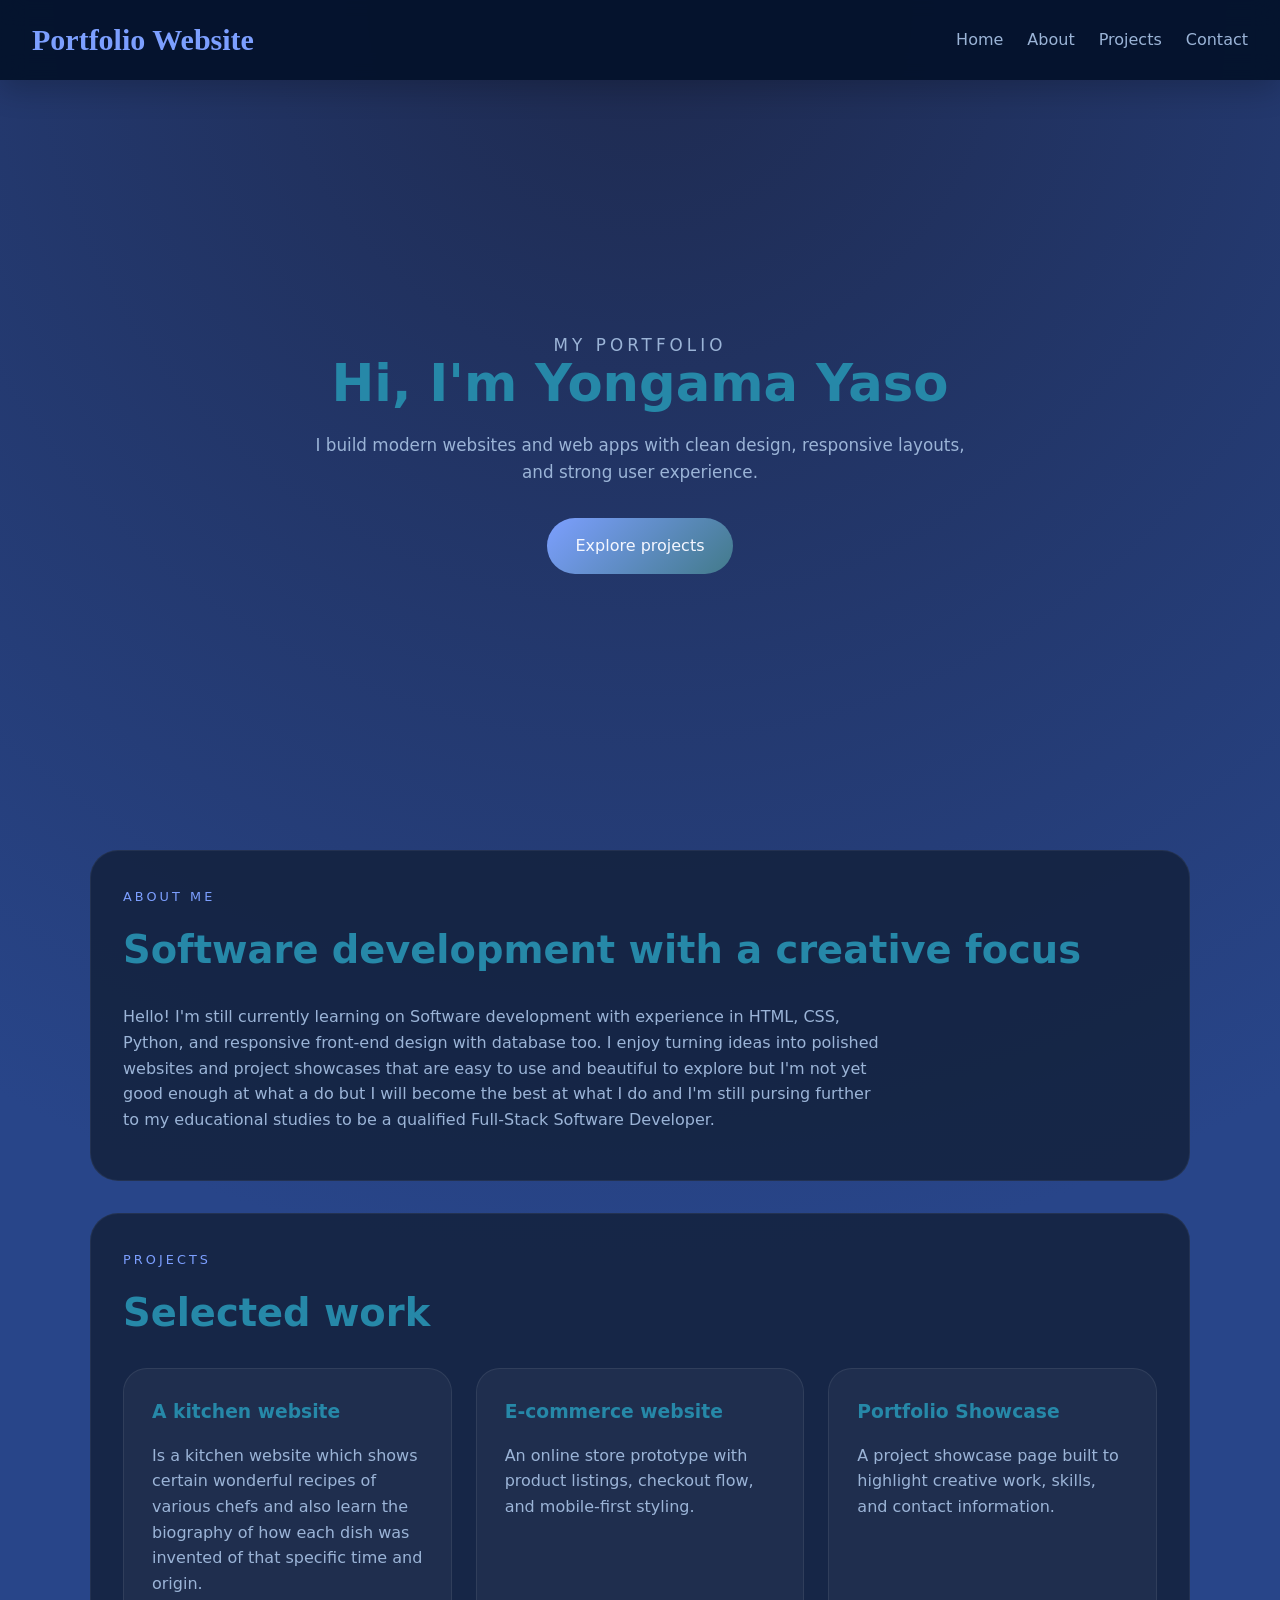
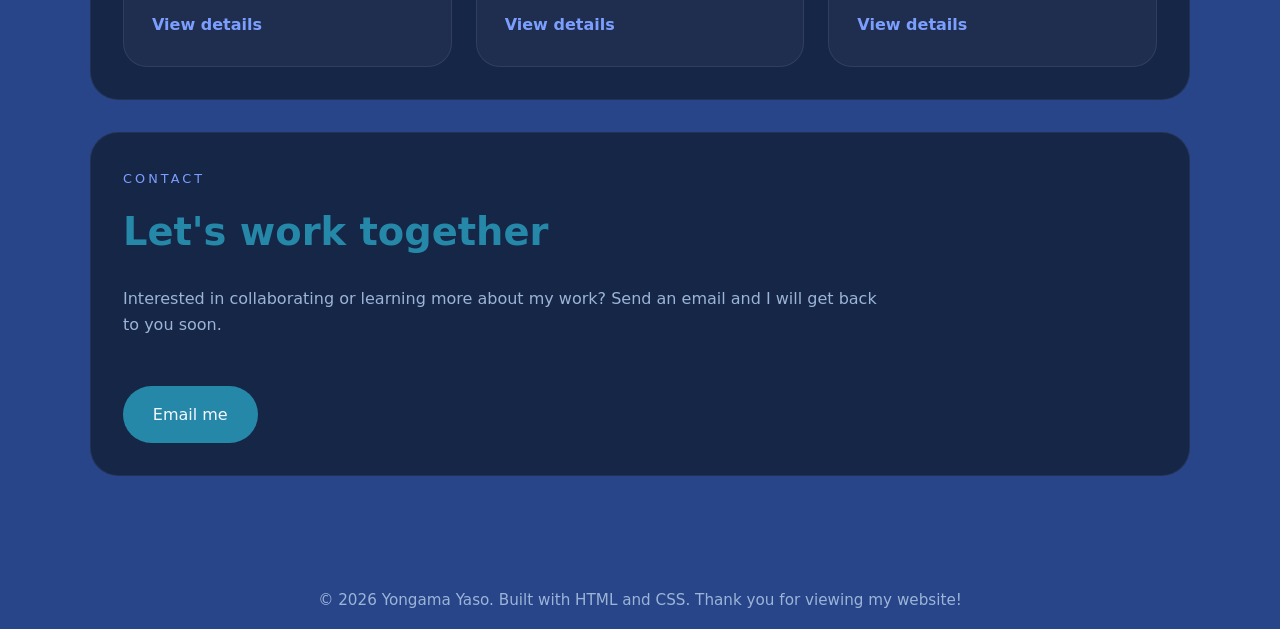
<file: Index.html>
<!DOCTYPE html>
<html lang="en">
<head>
    <link rel="icon" type="image/png" sizes="32x32" href="Yongama_logo.png">
    <link rel="icon" type="image/png" sizes="16x16" href="Yongama_logo.png">
    <link rel="apple-touch-icon" sizes="180x180" href="Yongama_logo.png">
    <meta charset="UTF-8">
    <meta name="viewport" content="width=device-width, initial-scale=1.0">
    <title>Yongama Yaso Portfolio</title>
    <link rel="stylesheet" href="index.css">
</head>
<body>
    <header class="hero" id="home">
        <nav class="navbar">
        <h2 class="logo">Portfolio Website</h2>
        </a>
            <ul class="nav-links">
                <li><a href="#home">Home</a></li>
                <li><a href="#about">About</a></li>
                <li><a href="#projects">Projects</a></li>
                <li><a href="#contact">Contact</a></li>
            </ul>
        </nav>

        <div class="hero-content">
            <p class="eyebrow">My Portfolio</p>
            <h1>Hi, I'm Yongama Yaso</h1>
            <p>I build modern websites and web apps with clean design, responsive layouts, and strong user experience.</p>
            <a class="button" href="#projects">Explore projects</a>
        </div>
    </header>

    <main>
        <section class="intro" id="about">
            <div class="section-header">
                <span>About Me</span>
                <h2>Software development with a creative focus</h2>
            </div>
            <p>Hello! I'm still currently learning on Software development with experience in HTML, CSS, Python, and responsive front-end design with database too. I enjoy turning ideas into polished websites and project showcases that are easy to use and beautiful to explore but I'm not yet good enough at what a do but I will become the best at what I do and I'm still pursing further to my educational studies to be a qualified Full-Stack Software Developer.</p>
        </section>

        <section class="projects" id="projects">
            <div class="section-header">
                <span>Projects</span>
                <h2>Selected work</h2>
            </div>
            <div class="project-grid">
                <article class="project-card">
                    <h3>A kitchen website</h3>
                    <p>Is a kitchen website which shows certain wonderful recipes of various chefs and also learn the biography of how each dish was invented of that specific time and origin.</p>
                    <a class="card-link" href="The watchman.html">View details</a>
                </article>
                <article class="project-card">
                    <h3>E-commerce website</h3>
                    <p>An online store prototype with product listings, checkout flow, and mobile-first styling.</p>
                    <a class="card-link" href="project2.html">View details</a>
                </article>
                <article class="project-card">
                    <h3>Portfolio Showcase</h3>
                    <p>A project showcase page built to highlight creative work, skills, and contact information.</p>
                    <a class="card-link" href="project3.html">View details</a>
                </article>
            </div>
        </section>

        <section class="contact" id="contact">
            <div class="section-header">
                <span>Contact</span>
                <h2>Let's work together</h2>
            </div>
            <p>Interested in collaborating or learning more about my work? Send an email and I will get back to you soon.</p>
            <a class="button button-secondary" href="mailto:yongamayaso02@gmail.com">Email me</a>
        </section>
    </main>
    <footer>
        <p>© 2026 Yongama Yaso. Built with HTML and CSS.
                Thank you for viewing my website!
        </p>
    </footer>

    <script>
        const navbar = document.querySelector('.navbar');
        let lastScrollY = window.scrollY;

        window.addEventListener('scroll', () => {
            const currentScrollY = window.scrollY;
            
            if (navbar) {
                if (currentScrollY > 80 && currentScrollY > lastScrollY) {
                    navbar.classList.add('hide');
                } else {
                    navbar.classList.remove('hide');
                }
            }

            lastScrollY = currentScrollY;
        });
    </script>
</body>
</html>
</file>
<file: index.css>
* {
    box-sizing: border-box;
}

:root {
    --bg: #284589;
    --surface: #1c336b;
    --surface-strong: #1c2943;
    --text: #f5f7ff;
    --muted: #9bb4d7;
    --accent: #7c9fff;
    --accent-dark: rgb(66, 122, 138);
}


html,
body {
    margin: 0;
    padding: 0;
    min-height: 100%;
    font-family: Inter, system-ui, -apple-system, BlinkMacSystemFont, "Segoe UI", sans-serif;
    color: var(--text);
    background: radial-gradient(circle at top, #1e2a4f 0%, var(--bg) 55%);
}

a {
    color: inherit;
    text-decoration: none;
}

button,
input {
    font: inherit;
}

body {
    color:rgb(38, 136, 168);
    line-height: 1.6;
}

.navbar {
    position: fixed;
    top: 0;
    left: 0;
    width: 100%;
    padding: 1rem 2rem;
    display: flex;
    align-items: center;
    justify-content: space-between;
    background: rgba(5, 18, 44, 0.95);
    backdrop-filter: blur(12px);
    box-shadow: 0 10px 30px rgba(0, 0, 0, 0.2);
    z-index: 1000;
    transition: transform 0.25s ease;
}

.navbar.hide {
    transform: translateY(-100%);
}

.logo {
    margin: 0;
    font-size: 1.25rem;
}

.nav-links {
    gap: 1.5rem;
    display: flex;
    align-items: center;
    list-style: none;
    margin: 0;
    padding: 0;
}

.nav-links a {
    color: var(--muted);
    transition: color 0.2s ease;
}

.nav-links a:hover,
.nav-links a:focus-visible {
    color: var(--text);
}

.menu-icon {
    display: none;
    cursor: pointer;
    font-size: 1.7rem;
    color: var(--text);
}

.hero {
    min-height: calc(100vh - 82px);
    padding: 7rem 2rem 3rem;
    display: grid;
    place-items: center;
    text-align: center;
}

.hero-content {
    max-width: 720px;
}

.eyebrow {
    text-transform: uppercase;
    letter-spacing: 0.24em;
    color: var(--accent);
    font-size: 0.85rem;
    margin-bottom: 1rem;
    opacity: 0;
    transform: translateY(50px);
    animation: floatUp 1s cubic-bezier(0.22, 1, 0.36, 1) forwards;
}

@keyframes floatUp {
    from {
        opacity: 0;
        transform: translateY(40px)
    }

    to {
        opacity: 1;
        transform: translate(0);
        opacity: 1;
    }
}

.hero h1 {
    margin: 0;
    font-size: clamp(2.75rem, 4vw, 4.5rem);
    line-height: 0.95;
}

.hero p {
    margin: 1.5rem auto 0;
    max-width: 660px;
    color: var(--muted);
    font-size: 1.05rem;
}

.button {
    display: inline-flex;
    align-items: center;
    justify-content: center;
    margin-top: 2rem;
    padding: 0.95rem 1.8rem;
    border-radius: 999px;
    background: linear-gradient(135deg, var(--accent), var(--accent-dark));
    color: var(--text);
    border: none;
    cursor: pointer;
    transition: transform 0.2s ease, box-shadow 0.2s ease;
}

.button:hover,
.button:focus-visible {
    transform: translateY(-1px);
    box-shadow: 0 18px 40px rgba(124, 159, 255, 0.2);
}

.button-secondary {
    background: rgb(38, 136, 168);
    border: 1px solid transparent;
}

main {
    width: min(1100px, calc(100% - 2rem));
    margin: 0 auto;
    padding-bottom: 3rem;
}

.section-header {
    margin-bottom: 1.5rem;
}

.section-header span {
    display: inline-block;
    text-transform: uppercase;
    letter-spacing: 0.24em;
    color: var(--accent);
    font-size: 0.8rem;
}

.section-header h2 {
    margin: 0.65rem 0 0;
    font-size: clamp(2rem, 3vw, 2.75rem);
    opacity: 0;
    transform: translateY(50px);
    animation: floatUp 1s cubic-bezier(0.22, 1, 0.36, 1) forwards;
}

@keyframes floatUp {
    from {
        opacity: 0;
        transform: translateY(40px)
    }

    to {
        opacity: 1;
        transform: translate(0);
        opacity: 1;
    }
}

.intro,
.projects,
.contact {
    background: rgba(19, 34, 60, 0.85);
    border: 1px solid rgba(255, 255, 255, 0.06);
    border-radius: 28px;
    padding: 2rem;
    margin: 2rem 0;
}

.intro p,
.contact p {
    color: var(--muted);
    max-width: 760px;
}

.project-grid {
    display: grid;
    grid-template-columns: repeat(3, minmax(0, 1fr));
    gap: 1.5rem;
}

.project-card {
    padding: 1.75rem;
    border-radius: 24px;
    background: rgba(255, 255, 255, 0.04);
    border: 1px solid rgba(255, 255, 255, 0.08);
    display: flex;
    flex-direction: column;
    gap: 1rem;
}

.project-card h3 {
    margin: 0;
}

.project-card p {
    margin: 0;
    color: var(--muted);
}

.card-link {
    margin-top: auto;
    color: var(--accent);
    font-weight: 600;
}

footer {
    text-align: center;
    color: var(--muted);
    font-size: 0.95rem;
    margin: 2rem 0 1rem;
}

@media (max-width: 900px) {
    .project-grid {
        grid-template-columns: 1fr 1fr;
    }
}

@media (max-width: 680px) {
    .navbar {
        flex-wrap: wrap;
        padding: 1rem 1rem 0;
    }

    .menu-icon {
        display: block;
    }

    .nav-links {
        width: 100%;
        flex-direction: column;
        gap: 0.85rem;
        padding: 1rem 0;
        display: none;
    }

    #menu-toggle:checked + .menu-icon + .nav-links {
        display: flex;
    }

    .hero {
        min-height: unset;
        padding-top: 2rem;
    }

    .project-grid {
        grid-template-columns: 1fr;
    }
}

.logo {
    font-size: 30px;
    font-weight: bold;
    font-family: serif;
    color: #7c9fff;
}
</file>
